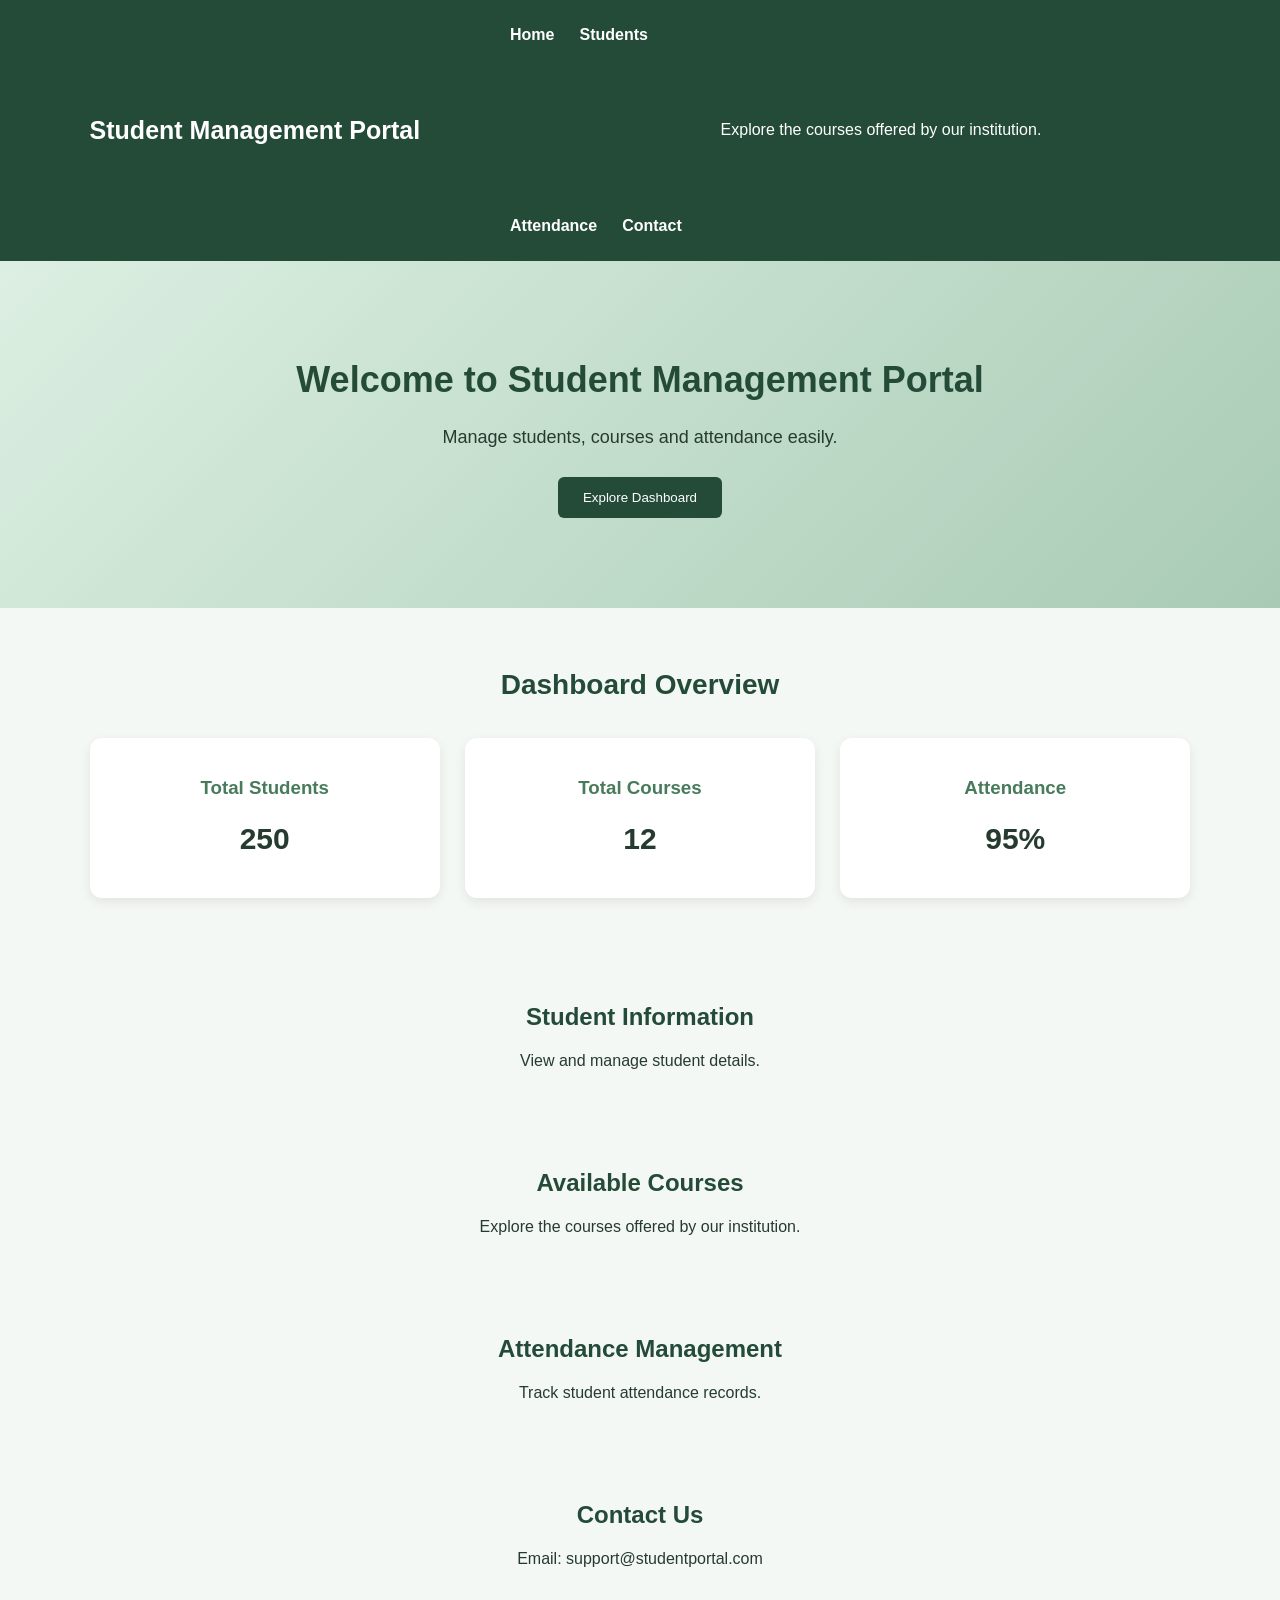
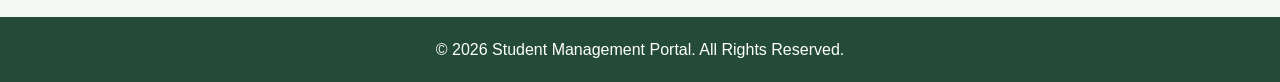
<file: index.html>
<!DOCTYPE html>
<html lang="en">
<head>
    <meta charset="UTF-8">
    <meta name="viewport" content="width=device-width, initial-scale=1.0">
    <title>Student Management Portal</title>
    <link rel="stylesheet" href="style.css">
</head>

<body>

    <header>
        <h1>Student Management Portal</h1>

        <nav>
            <a href="#home">Home</a>
            <a href="#students">Students</a>
            <section id="courses">
    <h2>Our Courses</h2>
    <p>Explore the courses offered by our institution.</p>
</section>
            <a href="#attendance">Attendance</a>
            <a href="#contact">Contact</a>
        </nav>
    </header>

    <section id="home" class="hero">
        <h2>Welcome to Student Management Portal</h2>
        <p>Manage students, courses and attendance easily.</p>
        <button type="button" onclick="document.getElementById('dashboard').scrollIntoView({behavior: 'smooth'})">
    Explore Dashboard
</button>
    </section>

    <section id="dashboard" class="dashboard">
        <h2>Dashboard Overview</h2>

        <div class="container">
            <div class="card">
                <h3>Total Students</h3>
                <p>250</p>
            </div>

            <div class="card">
                <h3>Total Courses</h3>
                <p>12</p>
            </div>

            <div class="card">
                <h3>Attendance</h3>
                <p>95%</p>
            </div>
        </div>
    </section>

    <section id="students">
        <h2>Student Information</h2>
        <p>View and manage student details.</p>
    </section>

    <section id="courses">
        <h2>Available Courses</h2>
        <p>Explore the courses offered by our institution.</p>
    </section>

    <section id="attendance">
        <h2>Attendance Management</h2>
        <p>Track student attendance records.</p>
    </section>

    <section id="contact">
        <h2>Contact Us</h2>
        <p>Email: support@studentportal.com</p>
    </section>

    <footer>
        <p>© 2026 Student Management Portal. All Rights Reserved.</p>
    </footer>

</body>
</html>
</file>
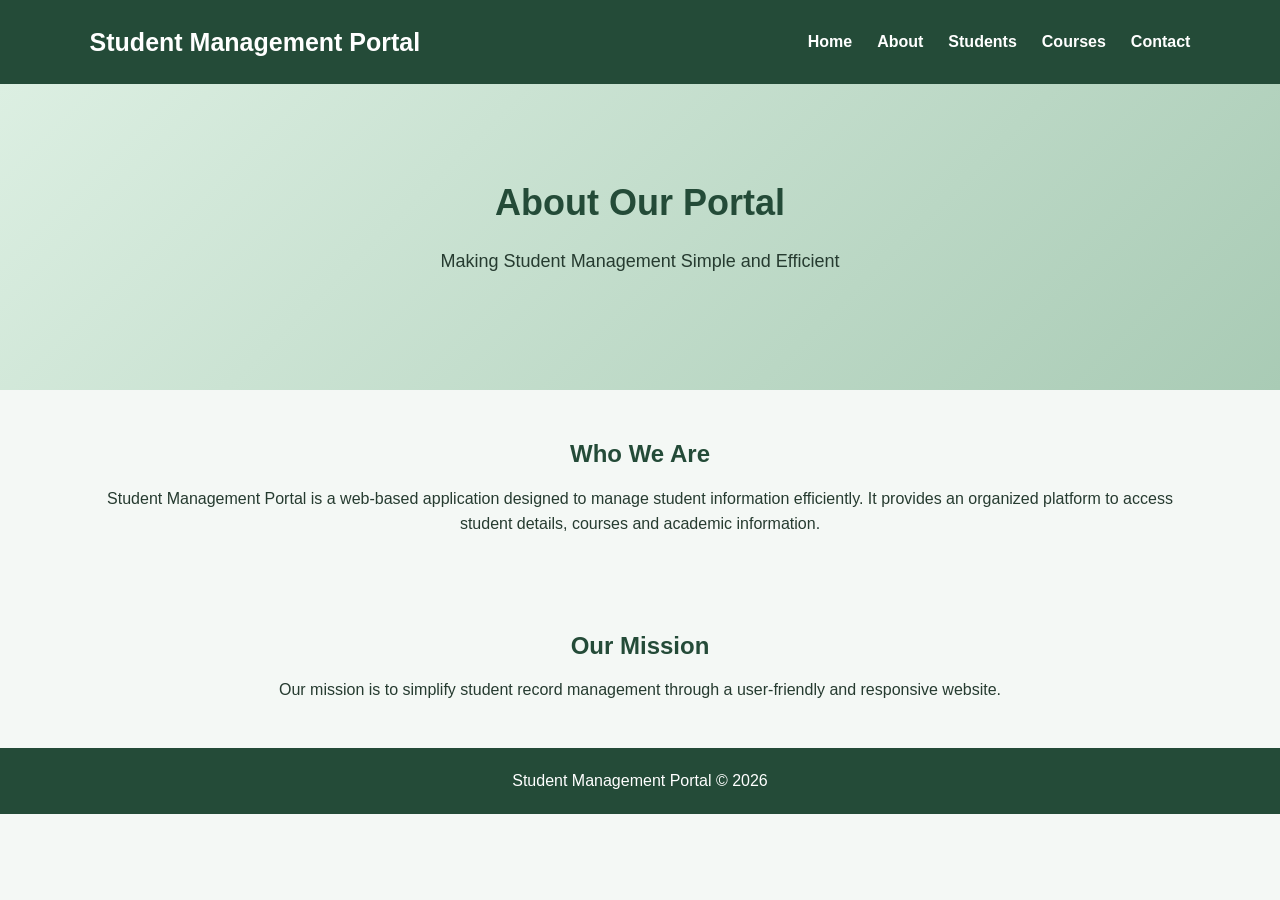
<file: about.html>
<!DOCTYPE html>
<html lang="en">
<head>
    <meta charset="UTF-8">
    <meta name="viewport" content="width=device-width, initial-scale=1.0">
    <title>About Us - Student Management Portal</title>
    <link rel="stylesheet" href="style.css">
</head>
<body>

<header>
    <h1>Student Management Portal</h1>
    <nav>
        <a href="index.html">Home</a>
        <a href="about.html">About</a>
        <a href="students.html">Students</a>
        <a href="courses.html">Courses</a>
        <a href="contact.html">Contact</a>
    </nav>
</header>

<section class="hero">
    <h2>About Our Portal</h2>
    <p>Making Student Management Simple and Efficient</p>
</section>

<section>
    <h2>Who We Are</h2>
    <p>
        Student Management Portal is a web-based application
        designed to manage student information efficiently.
        It provides an organized platform to access student
        details, courses and academic information.
    </p>
</section>

<section>
    <h2>Our Mission</h2>
    <p>
        Our mission is to simplify student record management
        through a user-friendly and responsive website.
    </p>
</section>

<footer>
    <p>Student Management Portal © 2026</p>
</footer>

</body>
</html>
</file>
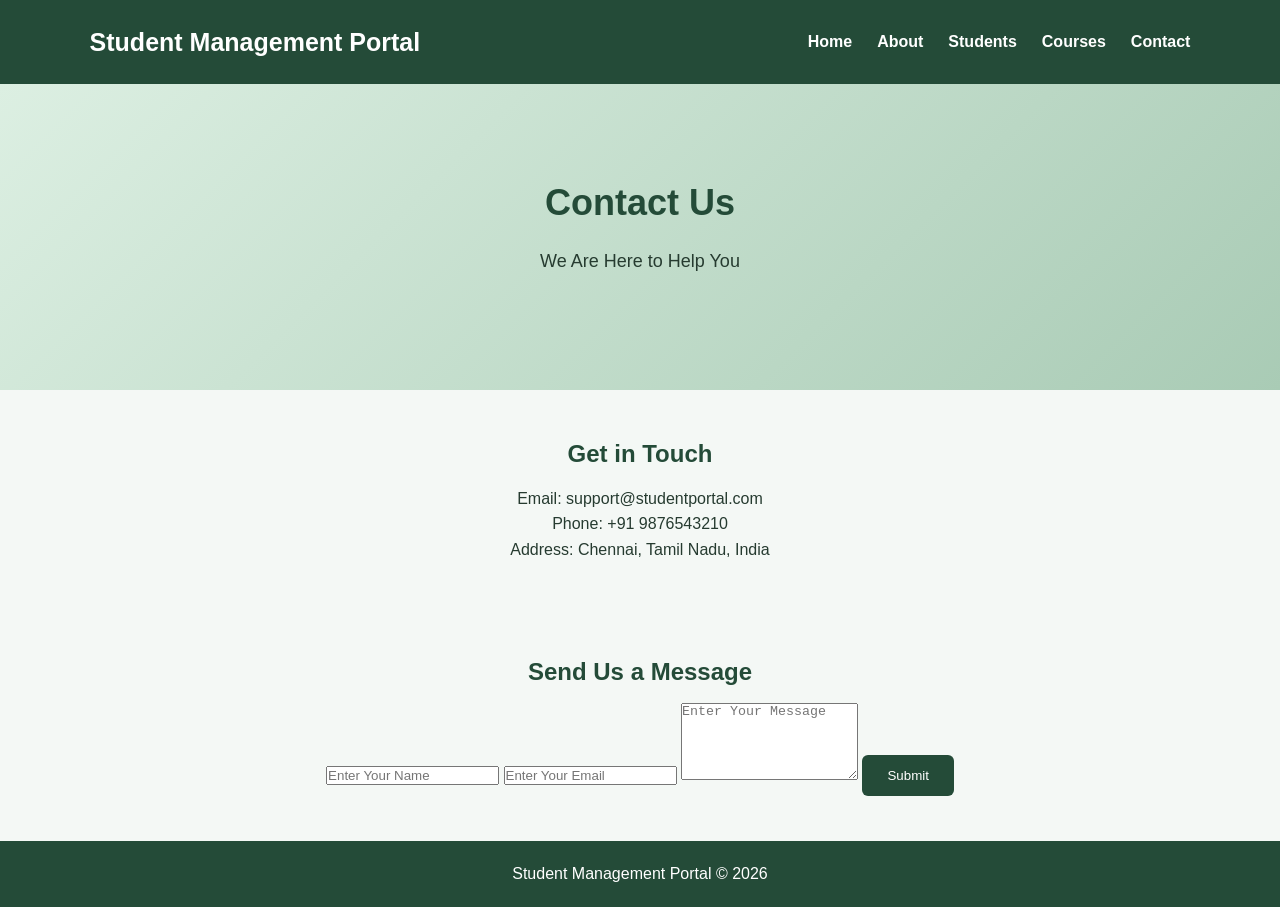
<file: contact.html>
<!DOCTYPE html>
<html lang="en">
<head>
    <meta charset="UTF-8">
    <meta name="viewport" content="width=device-width, initial-scale=1.0">
    <title>Contact Us - Student Management Portal</title>
    <link rel="stylesheet" href="style.css">
</head>
<body>

<header>
    <h1>Student Management Portal</h1>
    <nav>
        <a href="index.html">Home</a>
        <a href="about.html">About</a>
        <a href="students.html">Students</a>
        <a href="courses.html">Courses</a>
        <a href="contact.html">Contact</a>
    </nav>
</header>

<section class="hero">
    <h2>Contact Us</h2>
    <p>We Are Here to Help You</p>
</section>

<section>
    <h2>Get in Touch</h2>
    <p>Email: support@studentportal.com</p>
    <p>Phone: +91 9876543210</p>
    <p>Address: Chennai, Tamil Nadu, India</p>
</section>

<section>
    <h2>Send Us a Message</h2>

    <form>
        <input type="text" placeholder="Enter Your Name" required>
        <input type="email" placeholder="Enter Your Email" required>
        <textarea placeholder="Enter Your Message" rows="5" required></textarea>
        <button type="submit">Submit</button>
    </form>
</section>

<footer>
    <p>Student Management Portal © 2026</p>
</footer>

</body>
</html>
</file>
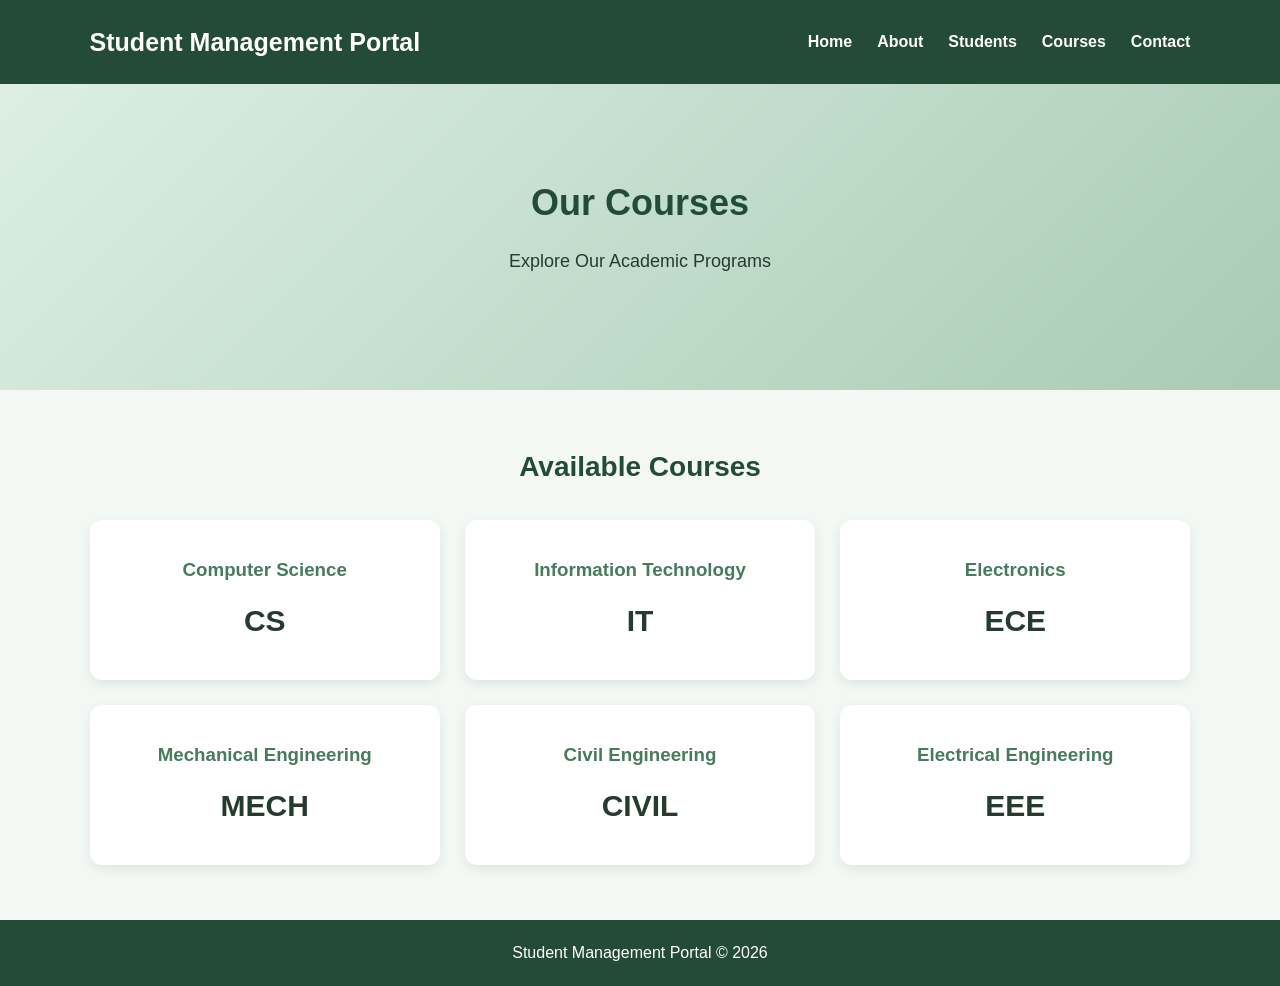
<file: courses.html>
<!DOCTYPE html>
<html lang="en">
<head>
    <meta charset="UTF-8">
    <meta name="viewport" content="width=device-width, initial-scale=1.0">
    <title>Courses - Student Management Portal</title>
    <link rel="stylesheet" href="style.css">
</head>
<body>

<header>
    <h1>Student Management Portal</h1>
    <nav>
        <a href="index.html">Home</a>
        <a href="about.html">About</a>
        <a href="students.html">Students</a>
        <a href="courses.html">Courses</a>
        <a href="contact.html">Contact</a>
    </nav>
</header>

<section class="hero">
    <h2>Our Courses</h2>
    <p>Explore Our Academic Programs</p>
</section>

<section class="dashboard">
    <h2>Available Courses</h2>

    <div class="container">
        <div class="card">
            <h3>Computer Science</h3>
            <p>CS</p>
        </div>

        <div class="card">
            <h3>Information Technology</h3>
            <p>IT</p>
        </div>

        <div class="card">
            <h3>Electronics</h3>
            <p>ECE</p>
        </div>

        <div class="card">
            <h3>Mechanical Engineering</h3>
            <p>MECH</p>
        </div>

        <div class="card">
            <h3>Civil Engineering</h3>
            <p>CIVIL</p>
        </div>

        <div class="card">
            <h3>Electrical Engineering</h3>
            <p>EEE</p>
        </div>
    </div>
</section>

<footer>
    <p>Student Management Portal © 2026</p>
</footer>

</body>
</html>
</file>
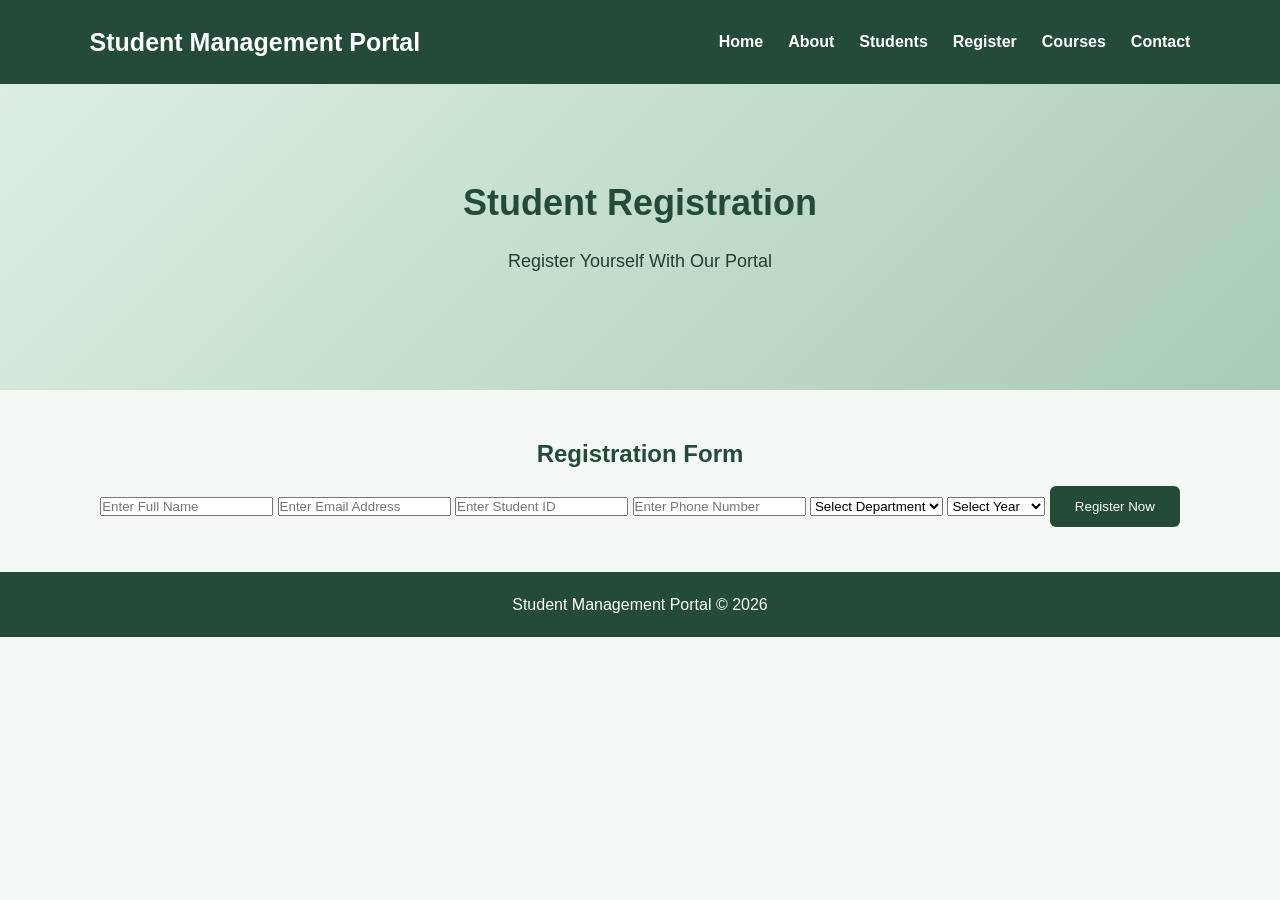
<file: register.html>
<!DOCTYPE html>
<html lang="en">
<head>
    <meta charset="UTF-8">
    <meta name="viewport" content="width=device-width, initial-scale=1.0">
    <title>Student Registration</title>
    <link rel="stylesheet" href="style.css">
</head>
<body>

<header>
    <h1>Student Management Portal</h1>
    <nav>
        <a href="index.html">Home</a>
        <a href="about.html">About</a>
        <a href="students.html">Students</a>
        <a href="register.html">Register</a>
        <a href="courses.html">Courses</a>
        <a href="contact.html">Contact</a>
    </nav>
</header>

<section class="hero">
    <h2>Student Registration</h2>
    <p>Register Yourself With Our Portal</p>
</section>

<section>
    <h2>Registration Form</h2>

    <form>
        <input type="text" placeholder="Enter Full Name" required>

        <input type="email" placeholder="Enter Email Address" required>

        <input type="text" placeholder="Enter Student ID" required>

        <input type="tel" placeholder="Enter Phone Number" required>

        <select required>
            <option value="">Select Department</option>
            <option>CSE</option>
            <option>IT</option>
            <option>ECE</option>
            <option>EEE</option>
            <option>Mechanical</option>
            <option>Civil</option>
        </select>

        <select required>
            <option value="">Select Year</option>
            <option>First Year</option>
            <option>Second Year</option>
            <option>Third Year</option>
            <option>Final Year</option>
        </select>

        <button type="submit">Register Now</button>
    </form>
</section>

<footer>
    <p>Student Management Portal © 2026</p>
</footer>

</body>
</html>
</file>
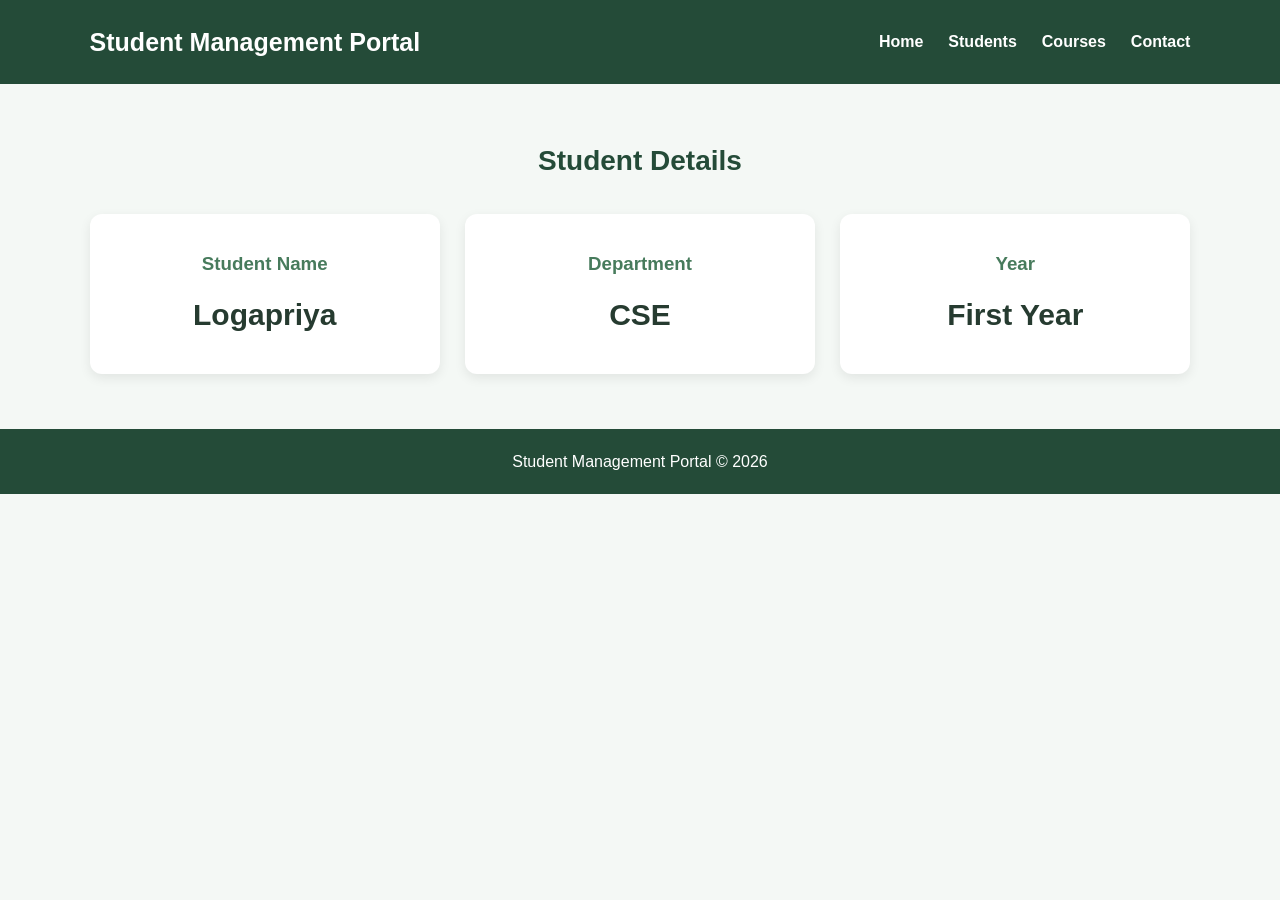
<file: students.html>
<!DOCTYPE html>
<html lang="en">
<head>
    <meta charset="UTF-8">
    <meta name="viewport" content="width=device-width, initial-scale=1.0">
    <title>Student Management Portal</title>
    <link rel="stylesheet" href="style.css">
</head>
<body>

<header>
    <h1>Student Management Portal</h1>
    <nav>
        <a href="index.html">Home</a>
        <a href="students.html">Students</a>
        <a href="courses.html">Courses</a>
        <a href="contact.html">Contact</a>
    </nav>
</header>

<section class="dashboard">
    <h2>Student Details</h2>

    <div class="container">
        <div class="card">
            <h3>Student Name</h3>
            <p>Logapriya</p>
        </div>

        <div class="card">
            <h3>Department</h3>
            <p>CSE</p>
        </div>

        <div class="card">
            <h3>Year</h3>
            <p>First Year</p>
        </div>
    </div>
</section>

<footer>
    <p>Student Management Portal © 2026</p>
</footer>

</body>
</html>
</file>
<file: style.css>
/* GENERAL STYLING */
* {
    margin: 0;
    padding: 0;
    box-sizing: border-box;
    scroll-behavior: smooth;
}

body {
    font-family: Arial, sans-serif;
    background-color: #f4f8f5;
    color: #263b30;
    line-height: 1.6;
}

/* HEADER */
header {
    background-color: #244b38;
    color: white;
    padding: 22px 7%;
    display: flex;
    justify-content: space-between;
    align-items: center;
    flex-wrap: wrap;
    gap: 15px;
}

header h1 {
    font-size: 25px;
}

/* NAVIGATION */
nav {
    display: flex;
    gap: 25px;
    flex-wrap: wrap;
}

nav a {
    color: white;
    text-decoration: none;
    font-weight: bold;
    transition: 0.3s;
}

nav a:hover {
    color: #b9e4c9;
    transform: translateY(-3px);
}

/* HERO SECTION */
.hero {
    text-align: center;
    padding: 90px 20px;
    background: linear-gradient(135deg, #dcefe2, #a9cbb5);
    animation: fadeIn 1.2s ease-in;
}

.hero h2 {
    font-size: 36px;
    margin-bottom: 15px;
}

.hero p {
    font-size: 18px;
    margin-bottom: 25px;
}

/* BUTTON */
button {
    background-color: #244b38;
    color: white;
    padding: 13px 25px;
    border: none;
    border-radius: 6px;
    cursor: pointer;
    transition: 0.3s;
}

button:hover {
    background-color: #477b5c;
    transform: scale(1.05);
}

/* DASHBOARD */
.dashboard {
    padding: 55px 7%;
    text-align: center;
}

.dashboard h2 {
    margin-bottom: 30px;
    font-size: 28px;
}

/* GRID LAYOUT */
.container {
    display: grid;
    grid-template-columns: repeat(3, 1fr);
    gap: 25px;
}

/* CARDS */
.card {
    background-color: white;
    padding: 35px 20px;
    border-radius: 12px;
    box-shadow: 0 4px 12px rgba(0,0,0,0.08);
    transition: 0.3s;
}

.card:hover {
    transform: translateY(-8px);
    box-shadow: 0 8px 20px rgba(0,0,0,0.15);
}

.card h3 {
    color: #477b5c;
    margin-bottom: 12px;
}

.card p {
    font-size: 30px;
    font-weight: bold;
}

/* CONTENT SECTIONS */
section:not(.hero):not(.dashboard) {
    padding: 45px 7%;
    text-align: center;
}

section h2 {
    color: #244b38;
    margin-bottom: 12px;
}

/* FOOTER */
footer {
    background-color: #244b38;
    color: white;
    text-align: center;
    padding: 20px;
}

/* ANIMATION */
@keyframes fadeIn {
    from {
        opacity: 0;
        transform: translateY(20px);
    }
    to {
        opacity: 1;
        transform: translateY(0);
    }
}

/* TABLET VIEW */
@media (max-width: 768px) {
    header {
        flex-direction: column;
        text-align: center;
    }

    .container {
        grid-template-columns: repeat(2, 1fr);
    }

    .hero h2 {
        font-size: 28px;
    }
}

/* MOBILE VIEW */
@media (max-width: 600px) {
    nav {
        flex-direction: column;
        align-items: center;
        gap: 12px;
    }

    .container {
        grid-template-columns: 1fr;
    }

    .hero {
        padding: 60px 15px;
    }

    .hero h2 {
        font-size: 24px;
    }

    .hero p {
        font-size: 16px;
    }
}
</file>
